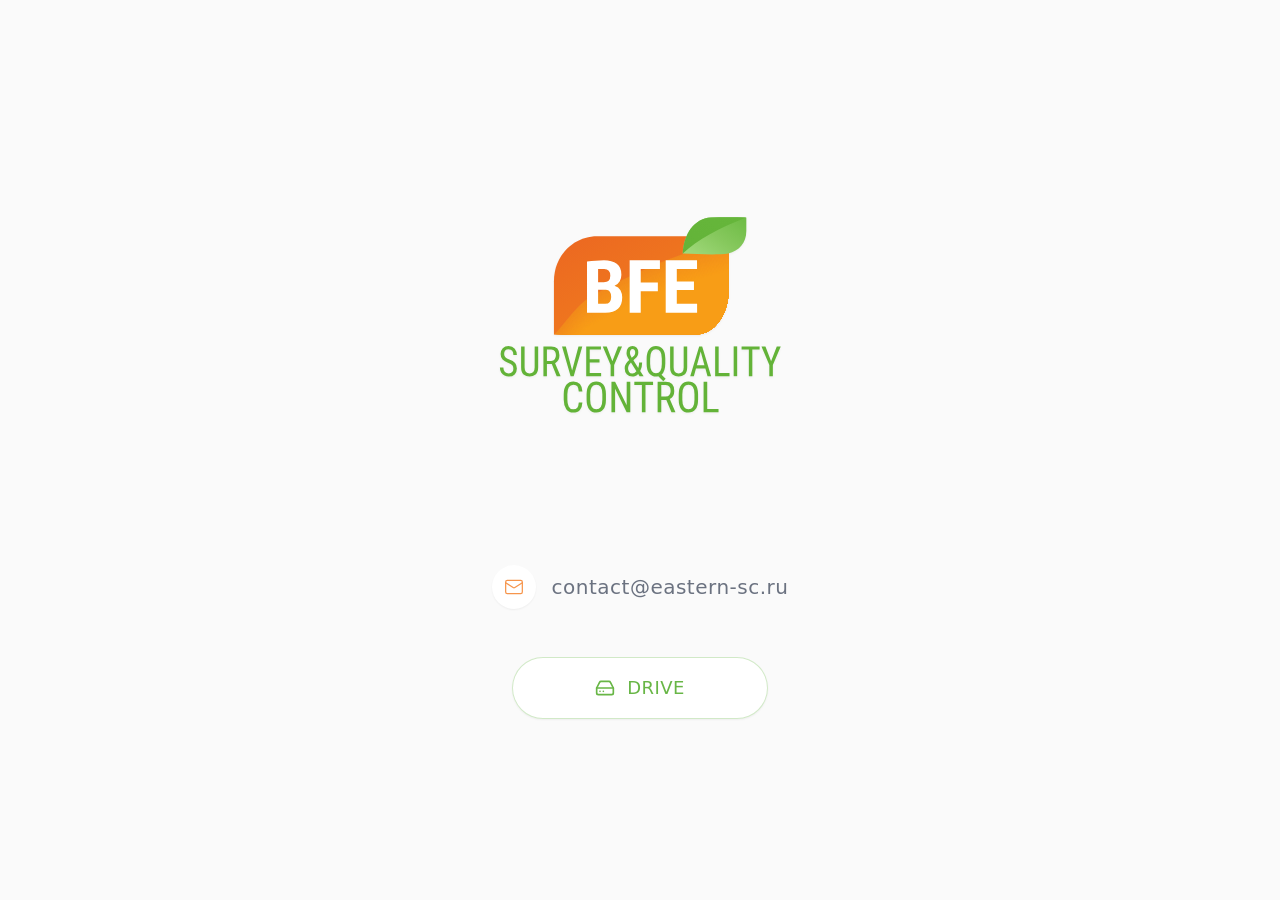
<file: index.html>
<!doctype html>
<html lang="en">
  <head>
    <meta charset="UTF-8">
    <link rel="icon" href="/favicon.svg" type="image/svg+xml">
    <link rel="icon" href="/favicon.ico" sizes="any">
    <meta name="viewport" content="width=device-width, initial-scale=1.0">
    <title>BFE Survey &amp; Quality Control</title>
    <link rel="stylesheet" href="styles.css">
  </head>
  <body>
    <main class="landing">
      <div class="logo-wrap">
<svg xmlns="http://www.w3.org/2000/svg" viewBox="0 0 512 512" class="logo" role="img" aria-label="BFE Survey & Quality Control logo">
            <defs>
              <linearGradient id="orangeUpperGradient" x1="8%" y1="5%" x2="92%" y2="92%">
                <stop offset="0%" stop-color="#ec6921" />
                <stop offset="58%" stop-color="#ef771e" />
                <stop offset="100%" stop-color="#f28b1a" />
              </linearGradient>
              <clipPath id="orangeBodyClip">
                <path d="M103 273V178C103 134 136 98 180 98H414V190C414 237 389 273 353 273H103Z" />
              </clipPath>
              <linearGradient id="leafLowerGradient" x1="0%" y1="100%" x2="100%" y2="15%">
                <stop offset="0%" stop-color="#a3db7e" />
                <stop offset="55%" stop-color="#86c85d" />
                <stop offset="100%" stop-color="#70bd47" />
              </linearGradient>
              <linearGradient id="leafUpperGradient" x1="0%" y1="100%" x2="100%" y2="0%">
                <stop offset="0%" stop-color="#63b338" />
                <stop offset="100%" stop-color="#66b63b" />
              </linearGradient>
            </defs>

            <path fill="url(#orangeUpperGradient)" d="M103 273V178C103 134 136 98 180 98H414V190C414 237 389 273 353 273H103Z" />
            <path fill="#f1891b" clip-path="url(#orangeBodyClip)" d="M103 273.00 C120 258.00 139 224.00 170 204.00 C214 181.00 273 150.00 335 129.00 C377 117.00 417 106.00 445 98.00 H470 V300 H84 V300 Z" />
            <path fill="#f18a1b" clip-path="url(#orangeBodyClip)" d="M103 274.48 C120 259.48 139 225.48 170 205.48 C214 182.48 273 151.48 335 130.48 C377 118.48 417 107.48 445 99.48 H470 V300 H84 V300 Z" />
            <path fill="#f28b1b" clip-path="url(#orangeBodyClip)" d="M103 275.96 C120 260.96 139 226.96 170 206.96 C214 183.96 273 152.96 335 131.96 C377 119.96 417 108.96 445 100.96 H470 V300 H84 V300 Z" />
            <path fill="#f28b1a" clip-path="url(#orangeBodyClip)" d="M103 277.44 C120 262.44 139 228.44 170 208.44 C214 185.44 273 154.44 335 133.44 C377 121.44 417 110.44 445 102.44 H470 V300 H84 V300 Z" />
            <path fill="#f28c1a" clip-path="url(#orangeBodyClip)" d="M103 278.92 C120 263.92 139 229.92 170 209.92 C214 186.92 273 155.92 335 134.92 C377 122.92 417 111.92 445 103.92 H470 V300 H84 V300 Z" />
            <path fill="#f28c1a" clip-path="url(#orangeBodyClip)" d="M103 280.40 C120 265.40 139 231.40 170 211.40 C214 188.40 273 157.40 335 136.40 C377 124.40 417 113.40 445 105.40 H470 V300 H84 V300 Z" />
            <path fill="#f28d1a" clip-path="url(#orangeBodyClip)" d="M103 281.88 C120 266.88 139 232.88 170 212.88 C214 189.88 273 158.88 335 137.88 C377 125.88 417 114.88 445 106.88 H470 V300 H84 V300 Z" />
            <path fill="#f38e1a" clip-path="url(#orangeBodyClip)" d="M103 283.36 C120 268.36 139 234.36 170 214.36 C214 191.36 273 160.36 335 139.36 C377 127.36 417 116.36 445 108.36 H470 V300 H84 V300 Z" />
            <path fill="#f38e1a" clip-path="url(#orangeBodyClip)" d="M103 284.84 C120 269.84 139 235.84 170 215.84 C214 192.84 273 161.84 335 140.84 C377 128.84 417 117.84 445 109.84 H470 V300 H84 V300 Z" />
            <path fill="#f38f1a" clip-path="url(#orangeBodyClip)" d="M103 286.32 C120 271.32 139 237.32 170 217.32 C214 194.32 273 163.32 335 142.32 C377 130.32 417 119.32 445 111.32 H470 V300 H84 V300 Z" />
            <path fill="#f38f19" clip-path="url(#orangeBodyClip)" d="M103 287.80 C120 272.80 139 238.80 170 218.80 C214 195.80 273 164.80 335 143.80 C377 131.80 417 120.80 445 112.80 H470 V300 H84 V300 Z" />
            <path fill="#f39019" clip-path="url(#orangeBodyClip)" d="M103 289.28 C120 274.28 139 240.28 170 220.28 C214 197.28 273 166.28 335 145.28 C377 133.28 417 122.28 445 114.28 H470 V300 H84 V300 Z" />
            <path fill="#f49119" clip-path="url(#orangeBodyClip)" d="M103 290.76 C120 275.76 139 241.76 170 221.76 C214 198.76 273 167.76 335 146.76 C377 134.76 417 123.76 445 115.76 H470 V300 H84 V300 Z" />
            <path fill="#f49119" clip-path="url(#orangeBodyClip)" d="M103 292.24 C120 277.24 139 243.24 170 223.24 C214 200.24 273 169.24 335 148.24 C377 136.24 417 125.24 445 117.24 H470 V300 H84 V300 Z" />
            <path fill="#f49219" clip-path="url(#orangeBodyClip)" d="M103 293.72 C120 278.72 139 244.72 170 224.72 C214 201.72 273 170.72 335 149.72 C377 137.72 417 126.72 445 118.72 H470 V300 H84 V300 Z" />
            <path fill="#f49219" clip-path="url(#orangeBodyClip)" d="M103 295.20 C120 280.20 139 246.20 170 226.20 C214 203.20 273 172.20 335 151.20 C377 139.20 417 128.20 445 120.20 H470 V300 H84 V300 Z" />
            <path fill="#f49319" clip-path="url(#orangeBodyClip)" d="M103 296.68 C120 281.68 139 247.68 170 227.68 C214 204.68 273 173.68 335 152.68 C377 140.68 417 129.68 445 121.68 H470 V300 H84 V300 Z" />
            <path fill="#f59318" clip-path="url(#orangeBodyClip)" d="M103 298.16 C120 283.16 139 249.16 170 229.16 C214 206.16 273 175.16 335 154.16 C377 142.16 417 131.16 445 123.16 H470 V300 H84 V300 Z" />
            <path fill="#f59418" clip-path="url(#orangeBodyClip)" d="M103 299.64 C120 284.64 139 250.64 170 230.64 C214 207.64 273 176.64 335 155.64 C377 143.64 417 132.64 445 124.64 H470 V300 H84 V300 Z" />
            <path fill="#f59518" clip-path="url(#orangeBodyClip)" d="M103 301.12 C120 286.12 139 252.12 170 232.12 C214 209.12 273 178.12 335 157.12 C377 145.12 417 134.12 445 126.12 H470 V300 H84 V300 Z" />
            <path fill="#f59518" clip-path="url(#orangeBodyClip)" d="M103 302.60 C120 287.60 139 253.60 170 233.60 C214 210.60 273 179.60 335 158.60 C377 146.60 417 135.60 445 127.60 H470 V300 H84 V300 Z" />
            <path fill="#f59618" clip-path="url(#orangeBodyClip)" d="M103 304.08 C120 289.08 139 255.08 170 235.08 C214 212.08 273 181.08 335 160.08 C377 148.08 417 137.08 445 129.08 H470 V300 H84 V300 Z" />
            <path fill="#f69618" clip-path="url(#orangeBodyClip)" d="M103 305.56 C120 290.56 139 256.56 170 236.56 C214 213.56 273 182.56 335 161.56 C377 149.56 417 138.56 445 130.56 H470 V300 H84 V300 Z" />
            <path fill="#f69718" clip-path="url(#orangeBodyClip)" d="M103 307.04 C120 292.04 139 258.04 170 238.04 C214 215.04 273 184.04 335 163.04 C377 151.04 417 140.04 445 132.04 H470 V300 H84 V300 Z" />
            <path fill="#f69717" clip-path="url(#orangeBodyClip)" d="M103 308.52 C120 293.52 139 259.52 170 239.52 C214 216.52 273 185.52 335 164.52 C377 152.52 417 141.52 445 133.52 H470 V300 H84 V300 Z" />
            <path fill="#f69817" clip-path="url(#orangeBodyClip)" d="M103 310.00 C120 295.00 139 261.00 170 241.00 C214 218.00 273 187.00 335 166.00 C377 154.00 417 143.00 445 135.00 H470 V300 H84 V300 Z" />
            <path fill="#f69817" clip-path="url(#orangeBodyClip)" d="M103 311.48 C120 296.48 139 262.48 170 242.48 C214 219.48 273 188.48 335 167.48 C377 155.48 417 144.48 445 136.48 H470 V300 H84 V300 Z" />
            <path fill="#f79917" clip-path="url(#orangeBodyClip)" d="M103 312.96 C120 297.96 139 263.96 170 243.96 C214 220.96 273 189.96 335 168.96 C377 156.96 417 145.96 445 137.96 H470 V300 H84 V300 Z" />
            <path fill="#f79917" clip-path="url(#orangeBodyClip)" d="M103 314.44 C120 299.44 139 265.44 170 245.44 C214 222.44 273 191.44 335 170.44 C377 158.44 417 147.44 445 139.44 H470 V300 H84 V300 Z" />
            <path fill="#f79a17" clip-path="url(#orangeBodyClip)" d="M103 315.92 C120 300.92 139 266.92 170 246.92 C214 223.92 273 192.92 335 171.92 C377 159.92 417 148.92 445 140.92 H470 V300 H84 V300 Z" />
            <path fill="#f79a17" clip-path="url(#orangeBodyClip)" d="M103 317.40 C120 302.40 139 268.40 170 248.40 C214 225.40 273 194.40 335 173.40 C377 161.40 417 150.40 445 142.40 H470 V300 H84 V300 Z" />
            <path fill="#f79b17" clip-path="url(#orangeBodyClip)" d="M103 318.88 C120 303.88 139 269.88 170 249.88 C214 226.88 273 195.88 335 174.88 C377 162.88 417 151.88 445 143.88 H470 V300 H84 V300 Z" />
            <path fill="#f79b16" clip-path="url(#orangeBodyClip)" d="M103 320.36 C120 305.36 139 271.36 170 251.36 C214 228.36 273 197.36 335 176.36 C377 164.36 417 153.36 445 145.36 H470 V300 H84 V300 Z" />
            <path fill="#f89c16" clip-path="url(#orangeBodyClip)" d="M103 321.84 C120 306.84 139 272.84 170 252.84 C214 229.84 273 198.84 335 177.84 C377 165.84 417 154.84 445 146.84 H470 V300 H84 V300 Z" />
            <path fill="#f89c16" clip-path="url(#orangeBodyClip)" d="M103 323.32 C120 308.32 139 274.32 170 254.32 C214 231.32 273 200.32 335 179.32 C377 167.32 417 156.32 445 148.32 H470 V300 H84 V300 Z" />
            <path fill="#f89d16" clip-path="url(#orangeBodyClip)" d="M103 324.80 C120 309.80 139 275.80 170 255.80 C214 232.80 273 201.80 335 180.80 C377 168.80 417 157.80 445 149.80 H470 V300 H84 V300 Z" />

            <path fill="url(#leafLowerGradient)" d="M332 129C334 94 352 67 382 65C402 64 424 64 445 65V89C445 111 432 124 413 129C392 132 360 130 332 129Z" />
            <path fill="url(#leafUpperGradient)" d="M332 129C358 105 397 83 445 65C424 64 402 64 382 65C352 67 334 94 332 129Z" />

            <g fill="#ffffff" stroke="#f2a03a" stroke-width="1.2" paint-order="stroke fill" stroke-linejoin="round">
              <path d="M1054 429Q1054 216 941.5 108.5Q829 1 603 0H117V1420C275 1435 430 1456 567 1456Q785 1456 908.5 1358.5Q1032 1261 1032 1057Q1032 958 988.5 875.0Q945 792 849 750Q961 718 1007.5 626.0Q1054 534 1054 429ZM412 1211V847H564Q737 847 737 1026Q737 1207 574 1211ZM760 432Q760 628 621 634H412V244H599Q685 244 722.5 297.5Q760 351 760 432Z" fill-rule="evenodd" transform="matrix(0.06677419 0 0 -0.06387363 154.0000 234.0000)" />
              <path d="M117 0V1456H923V1211H412V838H868V594H412V0Z" transform="matrix(0.06677419 0 0 -0.06387363 229.7887 234.0000)" />
              <path d="M117 0V1456H951V1211H412V867H869V630H412V244H953V0Z" transform="matrix(0.06677419 0 0 -0.06387363 293.8919 234.0000)" />
            </g>

            <g fill="#63b338">
              <path d="M794 368Q794 470 740.0 530.0Q686 590 509.0 653.5Q332 717 228.0 815.0Q124 913 124 1080Q124 1250 237.0 1363.0Q350 1476 541 1476Q754 1476 866.0 1341.0Q978 1206 978 1036H794Q794 1158 734.0 1238.0Q674 1318 541 1318Q420 1318 364.5 1250.5Q309 1183 309 1082Q309 990 374.5 929.0Q440 868 578 818Q792 748 885.0 644.0Q978 540 978 370Q978 192 862.5 86.0Q747 -20 550 -20Q436 -20 329.0 30.0Q222 80 153.5 178.5Q85 277 85 422H269Q269 273 351.5 205.0Q434 137 550 137Q670 137 732.0 199.5Q794 262 794 368Z" transform="matrix(0.03386414 0 0 -0.03640110 4.0000 347.0000)" />
              <path d="M842 1456H1026V431Q1026 185 890.0 82.5Q754 -20 577 -20Q388 -20 259.0 82.5Q130 185 130 431V1456H313V431Q313 260 385.0 198.5Q457 137 577 137Q698 137 770.0 198.5Q842 260 842 431Z" transform="matrix(0.03386414 0 0 -0.03640110 40.2346 347.0000)" />
              <path d="M857 0 598 590H342V0H158V1456H565Q782 1456 890.5 1346.5Q999 1237 999 1019Q999 737 771 632L1054 12V0ZM342 1298V747H563Q689 747 752.0 826.5Q815 906 815 1019Q815 1145 758.0 1221.5Q701 1298 565 1298Z" transform="matrix(0.03386414 0 0 -0.03640110 78.9413 347.0000)" />
              <path d="M1107 1456 655 0H495L43 1456H243L574 279L907 1456Z" transform="matrix(0.03386414 0 0 -0.03640110 115.9210 347.0000)" />
              <path d="M157 0V1456H930V1298H341V830H855V673H341V157H940V0Z" transform="matrix(0.03386414 0 0 -0.03640110 155.0679 347.0000)" />
              <path d="M239 1456 536 725 834 1456H1042L628 544V0H444V544L30 1456Z" transform="matrix(0.03386414 0 0 -0.03640110 188.7627 347.0000)" />
              <path d="M885 0 811 108Q748 44 665.5 12.0Q583 -20 505 -20Q319 -20 211.0 96.0Q103 212 103 392Q103 521 169.5 610.0Q236 699 343 786Q279 877 239.0 956.5Q199 1036 199 1123Q199 1293 285.5 1384.5Q372 1476 515 1476Q654 1476 735.5 1384.5Q817 1293 817 1169Q817 1067 776.0 996.0Q735 925 657 858L559 774L815 405Q862 527 862 672H1020Q1020 420 918 256L1096 0ZM376 1129Q376 1038 473 897L549 963Q602 1006 628.0 1049.5Q654 1093 654 1169Q654 1228 617.5 1276.5Q581 1325 514 1325Q446 1325 411.0 1266.5Q376 1208 376 1129ZM280 392Q280 286 335.5 209.0Q391 132 505 132Q622 132 719 242L431 663L400 637Q316 558 298.0 491.0Q280 424 280 392Z" transform="matrix(0.03386414 0 0 -0.03640110 225.3022 347.0000)" />
              <path d="M1116 -126 991 -246 730 -7Q672 -20 607 -20Q392 -20 256.5 132.0Q121 284 117 584V854Q117 1163 252.0 1319.5Q387 1476 606 1476Q830 1476 961.5 1322.5Q1093 1169 1096 868V602Q1096 225 899 71ZM914 856Q914 1096 834.5 1204.0Q755 1312 606 1312Q465 1312 382.5 1204.0Q300 1096 300 856V602Q300 360 383.5 251.5Q467 143 607 143Q757 143 835.0 250.0Q913 357 914 596Z" transform="matrix(0.03386414 0 0 -0.03640110 263.8395 347.0000)" />
              <path d="M842 1456H1026V431Q1026 185 890.0 82.5Q754 -20 577 -20Q388 -20 259.0 82.5Q130 185 130 431V1456H313V431Q313 260 385.0 198.5Q457 137 577 137Q698 137 770.0 198.5Q842 260 842 431Z" transform="matrix(0.03386414 0 0 -0.03640110 305.1538 347.0000)" />
              <path d="M43 0 512 1456H670L1139 0H951L837 381H345L231 0ZM393 539H789L591 1200Z" transform="matrix(0.03386414 0 0 -0.03640110 343.8605 347.0000)" />
              <path d="M912 157V0H157V1456H341V157Z" transform="matrix(0.03386414 0 0 -0.03640110 384.2943 347.0000)" />
              <path d="M349 1456V0H165V1456Z" transform="matrix(0.03386414 0 0 -0.03640110 416.9393 347.0000)" />
              <path d="M61 1298V1456H1008V1298H625V0H443V1298Z" transform="matrix(0.03386414 0 0 -0.03640110 434.5148 347.0000)" />
              <path d="M239 1456 536 725 834 1456H1042L628 544V0H444V544L30 1456Z" transform="matrix(0.03386414 0 0 -0.03640110 470.9188 347.0000)" />
            </g>
            <g fill="#63b338">
              <path d="M886 463H1070Q1060 238 944.0 109.0Q828 -20 601 -20Q382 -20 253.5 146.5Q125 313 125 594V863Q125 1143 255.5 1309.5Q386 1476 618 1476Q830 1476 945.0 1350.0Q1060 1224 1070 989H886Q875 1161 814.0 1239.5Q753 1318 618 1318Q458 1318 383.5 1194.0Q309 1070 309 865V594Q309 403 374.5 270.0Q440 137 601 137Q752 137 812.0 213.0Q872 289 886 463Z" transform="matrix(0.03517087 0 0 -0.03708791 116.0000 411.0000)" />
              <path d="M1104 601Q1104 292 973.0 136.0Q842 -20 616 -20Q401 -20 265.5 132.0Q130 284 126 583V854Q126 1162 261.0 1319.0Q396 1476 615 1476Q839 1476 970.0 1322.0Q1101 1168 1104 868ZM922 856Q922 1096 843.0 1204.0Q764 1312 615 1312Q473 1312 390.5 1204.0Q308 1096 308 856V601Q308 360 391.5 251.5Q475 143 616 143Q766 143 843.5 250.0Q921 357 922 595Z" transform="matrix(0.03517087 0 0 -0.03708791 156.6223 411.0000)" />
              <path d="M1109 1456V0H924L341 1123V0H157V1456H341L927 330V1456Z" transform="matrix(0.03517087 0 0 -0.03708791 199.7418 411.0000)" />
              <path d="M61 1298V1456H1008V1298H625V0H443V1298Z" transform="matrix(0.03517087 0 0 -0.03708791 243.7758 411.0000)" />
              <path d="M857 0 598 590H342V0H158V1456H565Q782 1456 890.5 1346.5Q999 1237 999 1019Q999 737 771 632L1054 12V0ZM342 1298V747H563Q689 747 752.0 826.5Q815 906 815 1019Q815 1145 758.0 1221.5Q701 1298 565 1298Z" transform="matrix(0.03517087 0 0 -0.03708791 281.7955 411.0000)" />
              <path d="M1104 601Q1104 292 973.0 136.0Q842 -20 616 -20Q401 -20 265.5 132.0Q130 284 126 583V854Q126 1162 261.0 1319.0Q396 1476 615 1476Q839 1476 970.0 1322.0Q1101 1168 1104 868ZM922 856Q922 1096 843.0 1204.0Q764 1312 615 1312Q473 1312 390.5 1204.0Q308 1096 308 856V601Q308 360 391.5 251.5Q475 143 616 143Q766 143 843.5 250.0Q921 357 922 595Z" transform="matrix(0.03517087 0 0 -0.03708791 320.4131 411.0000)" />
              <path d="M912 157V0H157V1456H341V157Z" transform="matrix(0.03517087 0 0 -0.03708791 363.5326 411.0000)" />
            </g>
          </svg>
      </div>

      <div class="actions">
        <a class="email-link" href="mailto:contact@eastern-sc.ru" aria-label="Написать нам">
          <span class="email-icon-wrap" aria-hidden="true">
            <svg class="email-icon" xmlns="http://www.w3.org/2000/svg" width="24" height="24" viewBox="0 0 24 24" fill="none" stroke="currentColor" stroke-width="1.5" stroke-linecap="round" stroke-linejoin="round">
              <rect width="20" height="16" x="2" y="4" rx="2"></rect>
              <path d="m22 7-8.97 5.7a1.94 1.94 0 0 1-2.06 0L2 7"></path>
            </svg>
          </span>
          <span class="email-text">contact@eastern-sc.ru</span>
        </a>

        <a class="disk-button" href="https://__BFE_PUBLIC_HOST__/sign-in">
          <span class="disk-button-fill" aria-hidden="true"></span>
          <svg class="disk-icon" xmlns="http://www.w3.org/2000/svg" width="24" height="24" viewBox="0 0 24 24" fill="none" stroke="currentColor" stroke-width="2" stroke-linecap="round" stroke-linejoin="round" aria-hidden="true">
            <line x1="22" x2="2" y1="12" y2="12"></line>
            <path d="M5.45 5.11 2 12v6a2 2 0 0 0 2 2h16a2 2 0 0 0 2-2v-6l-3.45-6.89A2 2 0 0 0 16.76 4H7.24a2 2 0 0 0-1.79 1.11z"></path>
            <line x1="6" x2="6.01" y1="16" y2="16"></line>
            <line x1="10" x2="10.01" y1="16" y2="16"></line>
          </svg>
          <span class="disk-text">Drive</span>
        </a>
      </div>
    </main>
  </body>
</html>
</file>
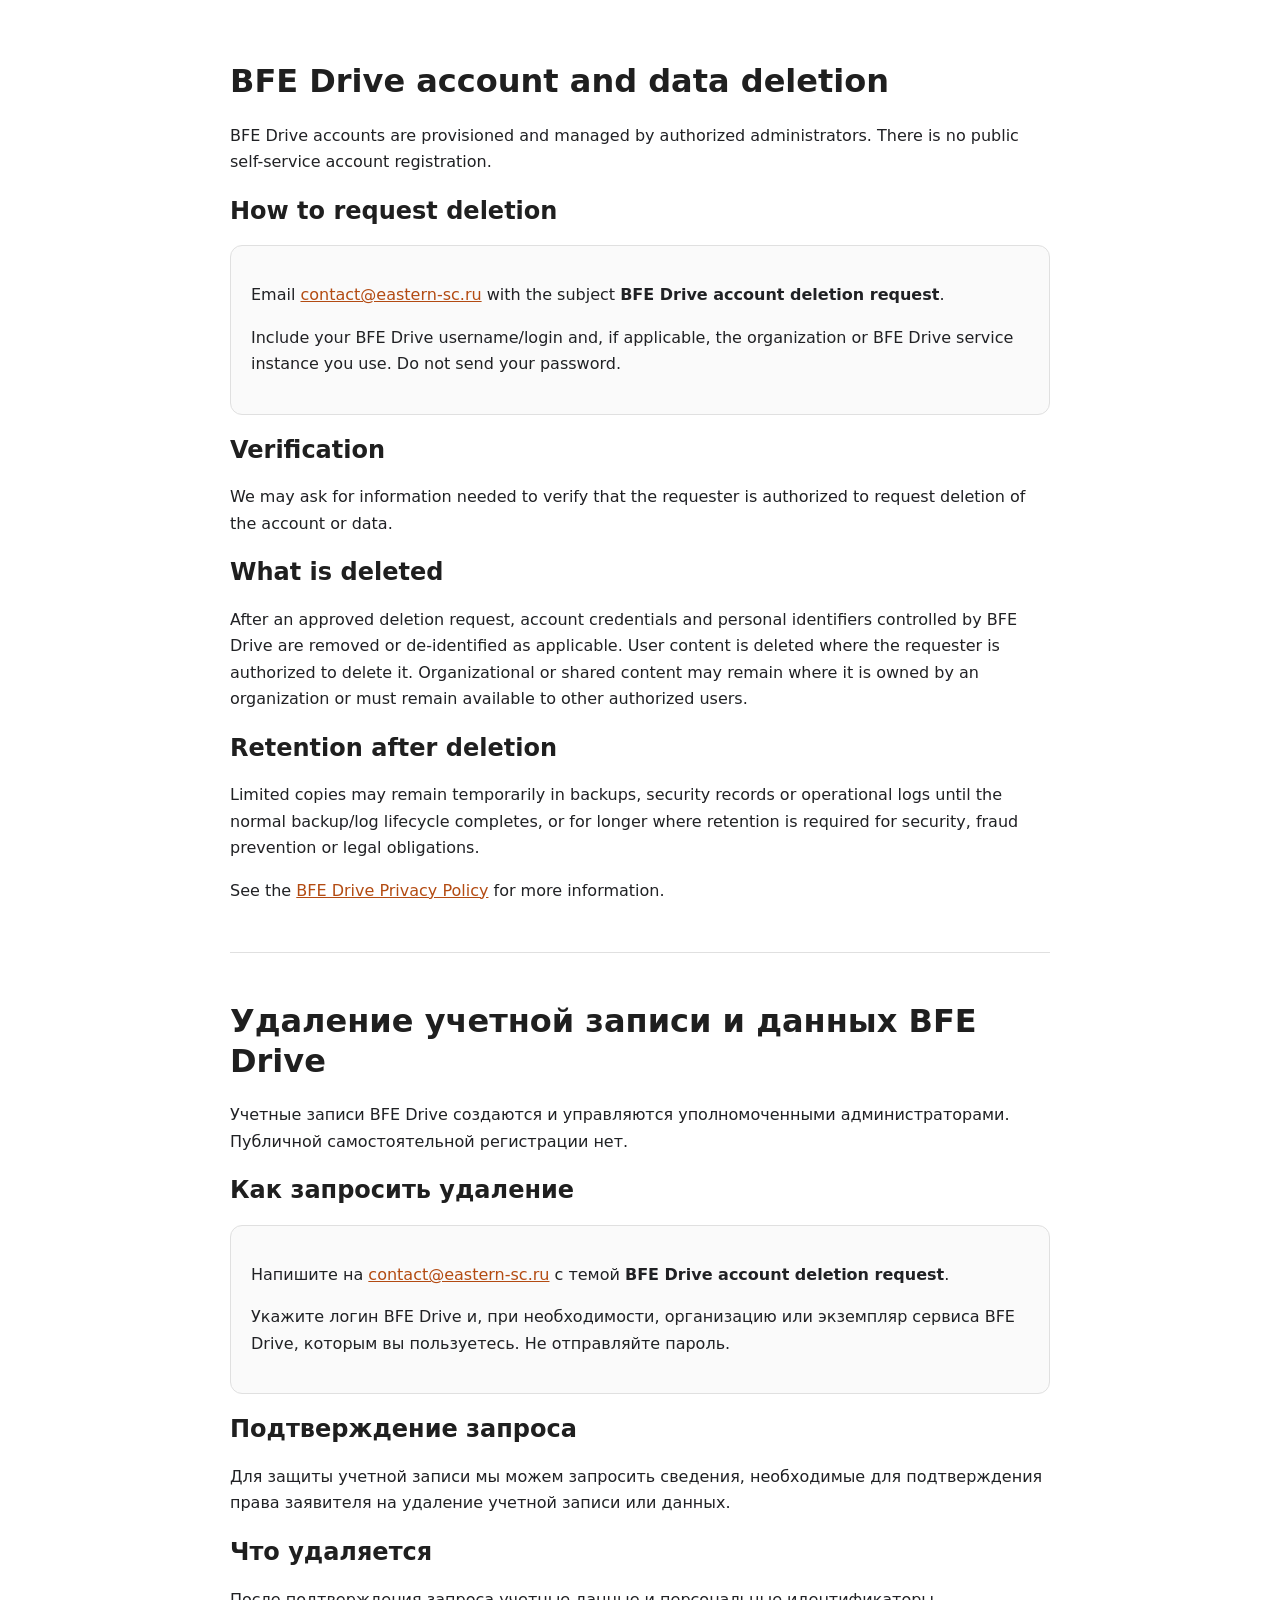
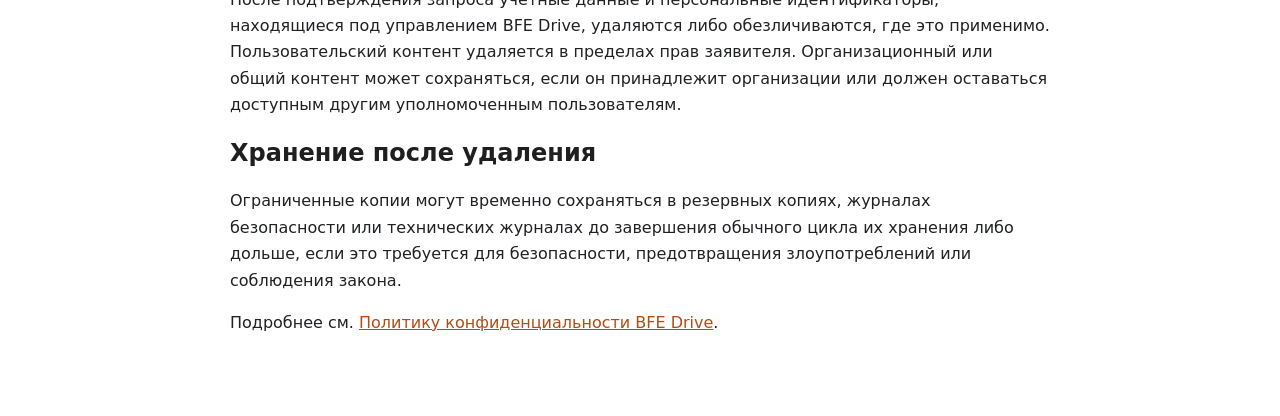
<file: account-deletion.html>
<!doctype html>
<html lang="en">
<head>
  <meta charset="utf-8">
  <meta name="viewport" content="width=device-width, initial-scale=1">
  <title>BFE Drive Account and Data Deletion</title>
  <meta name="description" content="How to request deletion of a BFE Drive account and associated data">
  <style>
    :root { color-scheme: light; font-family: Inter, system-ui, -apple-system, BlinkMacSystemFont, "Segoe UI", sans-serif; }
    body { margin: 0; color: #202124; background: #fff; }
    main { max-width: 820px; margin: 0 auto; padding: 40px 24px 64px; line-height: 1.65; }
    h1, h2 { line-height: 1.25; color: #1f1f1f; }
    a { color: #b34b12; }
    .box { padding: 20px; border: 1px solid #e0e0e0; border-radius: 12px; background: #fafafa; }
    hr { border: 0; border-top: 1px solid #e0e0e0; margin: 48px 0; }
  </style>
</head>
<body>
<main>
  <h1>BFE Drive account and data deletion</h1>
  <p>BFE Drive accounts are provisioned and managed by authorized administrators. There is no public self-service account registration.</p>

  <h2>How to request deletion</h2>
  <div class="box">
    <p>Email <a href="mailto:contact@eastern-sc.ru?subject=BFE%20Drive%20account%20deletion%20request">contact@eastern-sc.ru</a> with the subject <strong>BFE Drive account deletion request</strong>.</p>
    <p>Include your BFE Drive username/login and, if applicable, the organization or BFE Drive service instance you use. Do not send your password.</p>
  </div>

  <h2>Verification</h2>
  <p>We may ask for information needed to verify that the requester is authorized to request deletion of the account or data.</p>

  <h2>What is deleted</h2>
  <p>After an approved deletion request, account credentials and personal identifiers controlled by BFE Drive are removed or de-identified as applicable. User content is deleted where the requester is authorized to delete it. Organizational or shared content may remain where it is owned by an organization or must remain available to other authorized users.</p>

  <h2>Retention after deletion</h2>
  <p>Limited copies may remain temporarily in backups, security records or operational logs until the normal backup/log lifecycle completes, or for longer where retention is required for security, fraud prevention or legal obligations.</p>

  <p>See the <a href="/privacy">BFE Drive Privacy Policy</a> for more information.</p>

  <hr>

  <div lang="ru">
    <h1>Удаление учетной записи и данных BFE Drive</h1>
    <p>Учетные записи BFE Drive создаются и управляются уполномоченными администраторами. Публичной самостоятельной регистрации нет.</p>

    <h2>Как запросить удаление</h2>
    <div class="box">
      <p>Напишите на <a href="mailto:contact@eastern-sc.ru?subject=BFE%20Drive%20account%20deletion%20request">contact@eastern-sc.ru</a> с темой <strong>BFE Drive account deletion request</strong>.</p>
      <p>Укажите логин BFE Drive и, при необходимости, организацию или экземпляр сервиса BFE Drive, которым вы пользуетесь. Не отправляйте пароль.</p>
    </div>

    <h2>Подтверждение запроса</h2>
    <p>Для защиты учетной записи мы можем запросить сведения, необходимые для подтверждения права заявителя на удаление учетной записи или данных.</p>

    <h2>Что удаляется</h2>
    <p>После подтверждения запроса учетные данные и персональные идентификаторы, находящиеся под управлением BFE Drive, удаляются либо обезличиваются, где это применимо. Пользовательский контент удаляется в пределах прав заявителя. Организационный или общий контент может сохраняться, если он принадлежит организации или должен оставаться доступным другим уполномоченным пользователям.</p>

    <h2>Хранение после удаления</h2>
    <p>Ограниченные копии могут временно сохраняться в резервных копиях, журналах безопасности или технических журналах до завершения обычного цикла их хранения либо дольше, если это требуется для безопасности, предотвращения злоупотреблений или соблюдения закона.</p>

    <p>Подробнее см. <a href="/privacy">Политику конфиденциальности BFE Drive</a>.</p>
  </div>
</main>
</body>
</html>
</file>
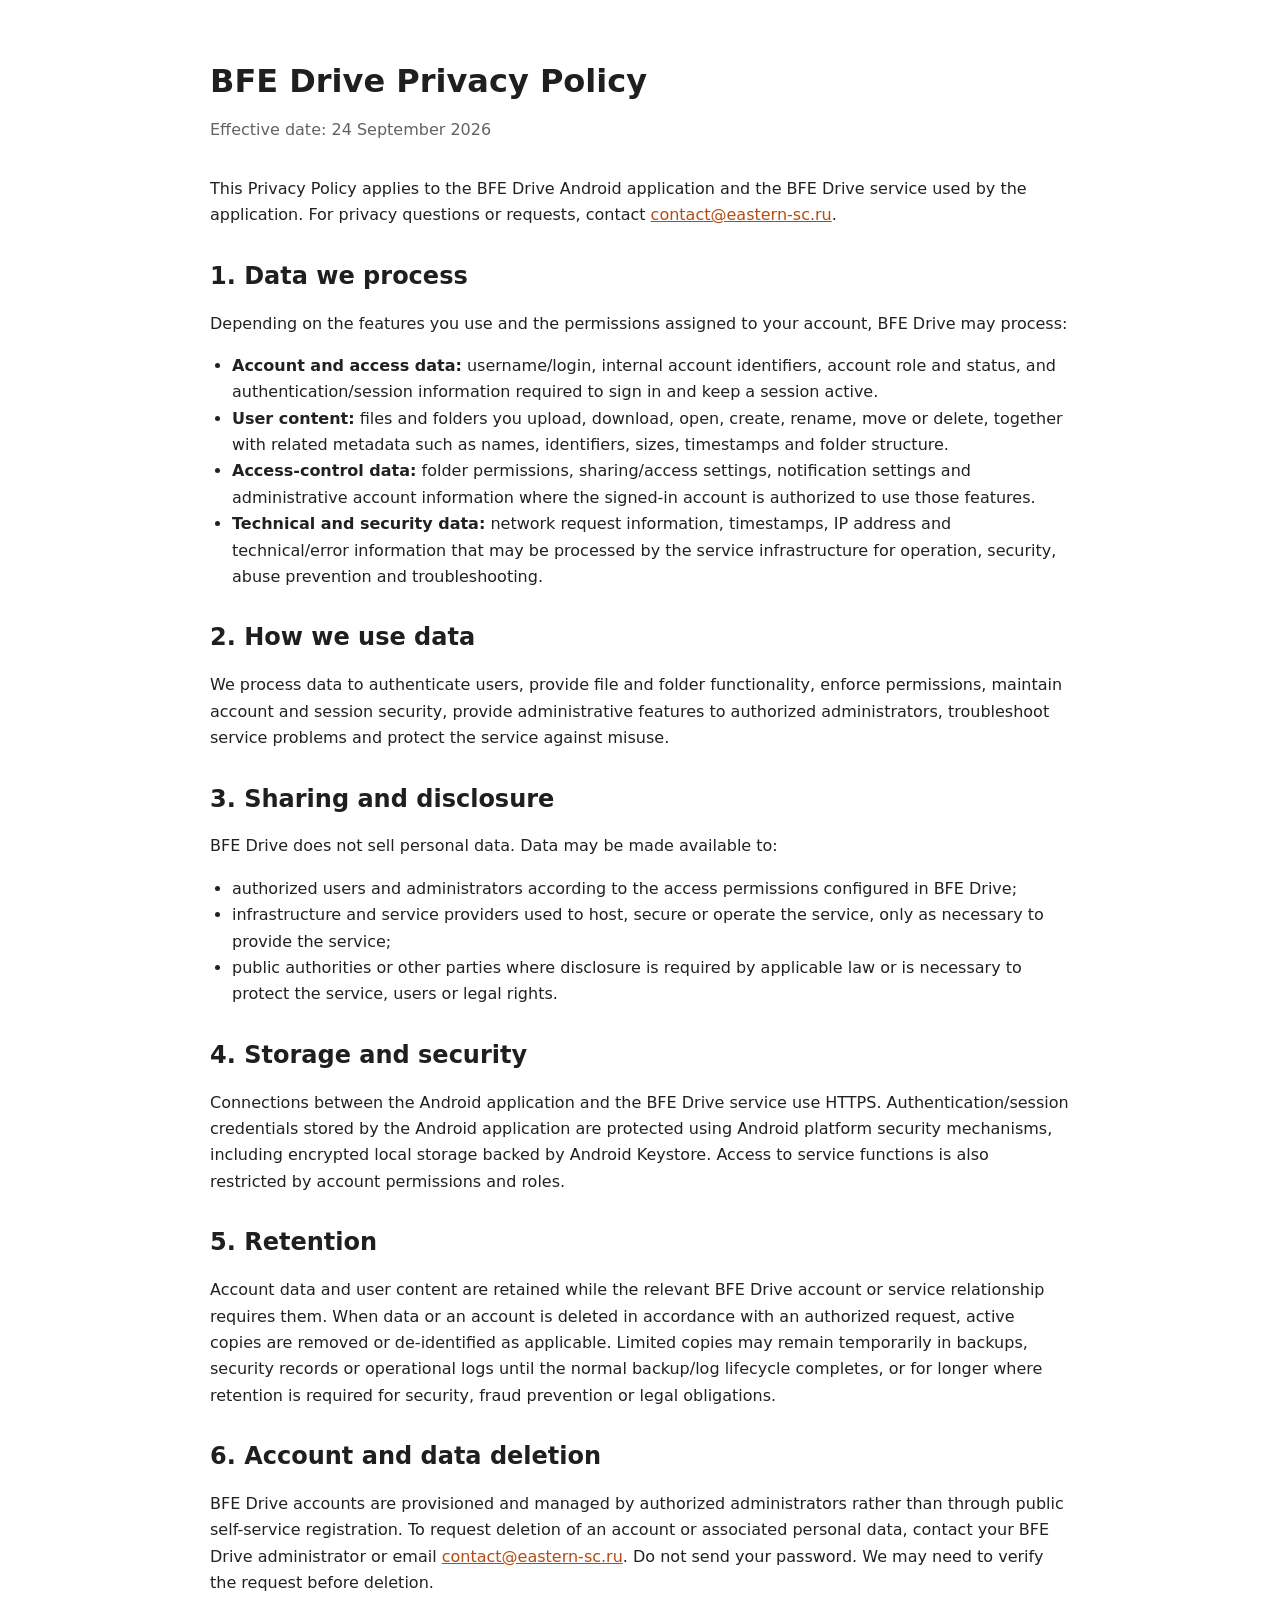
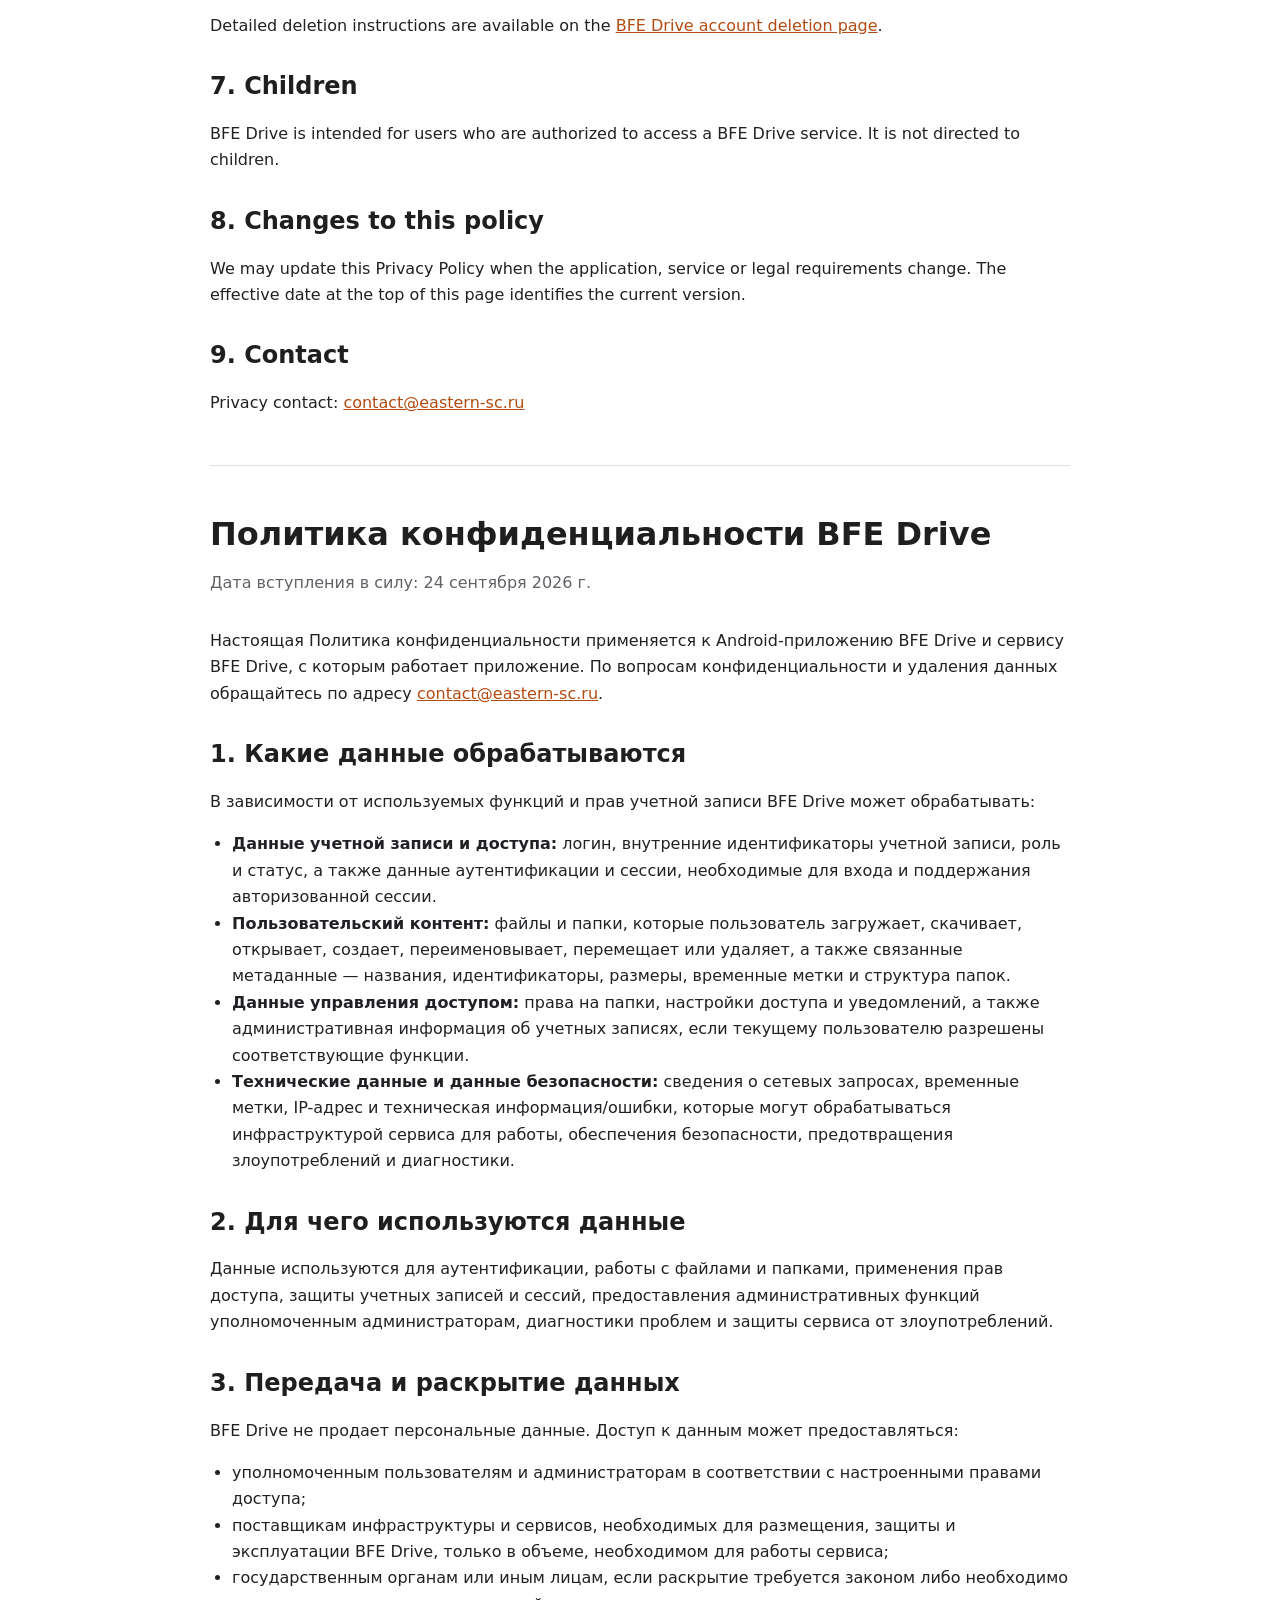
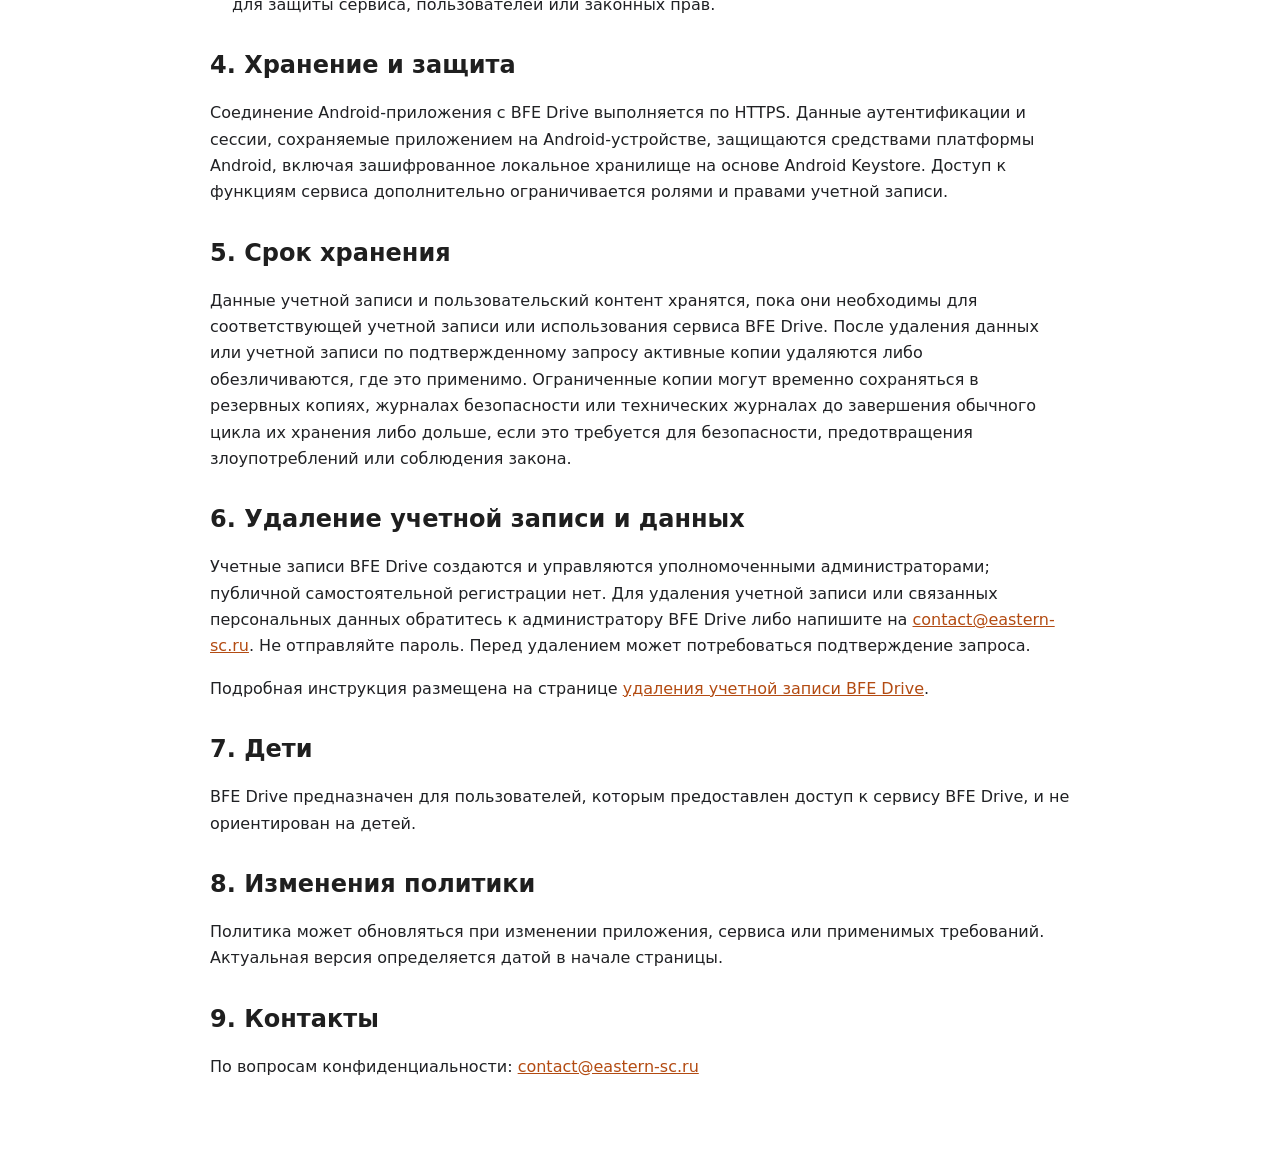
<file: privacy.html>
<!doctype html>
<html lang="en">
<head>
  <meta charset="utf-8">
  <meta name="viewport" content="width=device-width, initial-scale=1">
  <title>BFE Drive Privacy Policy</title>
  <meta name="description" content="Privacy Policy for BFE Drive">
  <style>
    :root { color-scheme: light; font-family: Inter, system-ui, -apple-system, BlinkMacSystemFont, "Segoe UI", sans-serif; }
    body { margin: 0; color: #202124; background: #fff; }
    main { max-width: 860px; margin: 0 auto; padding: 40px 24px 64px; line-height: 1.65; }
    h1, h2 { line-height: 1.25; color: #1f1f1f; }
    h1 { margin-bottom: 8px; }
    h2 { margin-top: 32px; }
    .meta { color: #5f6368; margin-bottom: 32px; }
    a { color: #b34b12; }
    hr { border: 0; border-top: 1px solid #e0e0e0; margin: 48px 0; }
    ul { padding-left: 22px; }
  </style>
</head>
<body>
<main>
  <h1>BFE Drive Privacy Policy</h1>
  <p class="meta">Effective date: 24 September 2026</p>

  <p>This Privacy Policy applies to the BFE Drive Android application and the BFE Drive service used by the application. For privacy questions or requests, contact <a href="mailto:contact@eastern-sc.ru">contact@eastern-sc.ru</a>.</p>

  <h2>1. Data we process</h2>
  <p>Depending on the features you use and the permissions assigned to your account, BFE Drive may process:</p>
  <ul>
    <li><strong>Account and access data:</strong> username/login, internal account identifiers, account role and status, and authentication/session information required to sign in and keep a session active.</li>
    <li><strong>User content:</strong> files and folders you upload, download, open, create, rename, move or delete, together with related metadata such as names, identifiers, sizes, timestamps and folder structure.</li>
    <li><strong>Access-control data:</strong> folder permissions, sharing/access settings, notification settings and administrative account information where the signed-in account is authorized to use those features.</li>
    <li><strong>Technical and security data:</strong> network request information, timestamps, IP address and technical/error information that may be processed by the service infrastructure for operation, security, abuse prevention and troubleshooting.</li>
  </ul>

  <h2>2. How we use data</h2>
  <p>We process data to authenticate users, provide file and folder functionality, enforce permissions, maintain account and session security, provide administrative features to authorized administrators, troubleshoot service problems and protect the service against misuse.</p>

  <h2>3. Sharing and disclosure</h2>
  <p>BFE Drive does not sell personal data. Data may be made available to:</p>
  <ul>
    <li>authorized users and administrators according to the access permissions configured in BFE Drive;</li>
    <li>infrastructure and service providers used to host, secure or operate the service, only as necessary to provide the service;</li>
    <li>public authorities or other parties where disclosure is required by applicable law or is necessary to protect the service, users or legal rights.</li>
  </ul>

  <h2>4. Storage and security</h2>
  <p>Connections between the Android application and the BFE Drive service use HTTPS. Authentication/session credentials stored by the Android application are protected using Android platform security mechanisms, including encrypted local storage backed by Android Keystore. Access to service functions is also restricted by account permissions and roles.</p>

  <h2>5. Retention</h2>
  <p>Account data and user content are retained while the relevant BFE Drive account or service relationship requires them. When data or an account is deleted in accordance with an authorized request, active copies are removed or de-identified as applicable. Limited copies may remain temporarily in backups, security records or operational logs until the normal backup/log lifecycle completes, or for longer where retention is required for security, fraud prevention or legal obligations.</p>

  <h2>6. Account and data deletion</h2>
  <p>BFE Drive accounts are provisioned and managed by authorized administrators rather than through public self-service registration. To request deletion of an account or associated personal data, contact your BFE Drive administrator or email <a href="mailto:contact@eastern-sc.ru?subject=BFE%20Drive%20account%20deletion%20request">contact@eastern-sc.ru</a>. Do not send your password. We may need to verify the request before deletion.</p>
  <p>Detailed deletion instructions are available on the <a href="/account-deletion">BFE Drive account deletion page</a>.</p>

  <h2>7. Children</h2>
  <p>BFE Drive is intended for users who are authorized to access a BFE Drive service. It is not directed to children.</p>

  <h2>8. Changes to this policy</h2>
  <p>We may update this Privacy Policy when the application, service or legal requirements change. The effective date at the top of this page identifies the current version.</p>

  <h2>9. Contact</h2>
  <p>Privacy contact: <a href="mailto:contact@eastern-sc.ru">contact@eastern-sc.ru</a></p>

  <hr>

  <h1 lang="ru">Политика конфиденциальности BFE Drive</h1>
  <p class="meta" lang="ru">Дата вступления в силу: 24 сентября 2026 г.</p>

  <div lang="ru">
    <p>Настоящая Политика конфиденциальности применяется к Android-приложению BFE Drive и сервису BFE Drive, с которым работает приложение. По вопросам конфиденциальности и удаления данных обращайтесь по адресу <a href="mailto:contact@eastern-sc.ru">contact@eastern-sc.ru</a>.</p>

    <h2>1. Какие данные обрабатываются</h2>
    <p>В зависимости от используемых функций и прав учетной записи BFE Drive может обрабатывать:</p>
    <ul>
      <li><strong>Данные учетной записи и доступа:</strong> логин, внутренние идентификаторы учетной записи, роль и статус, а также данные аутентификации и сессии, необходимые для входа и поддержания авторизованной сессии.</li>
      <li><strong>Пользовательский контент:</strong> файлы и папки, которые пользователь загружает, скачивает, открывает, создает, переименовывает, перемещает или удаляет, а также связанные метаданные — названия, идентификаторы, размеры, временные метки и структура папок.</li>
      <li><strong>Данные управления доступом:</strong> права на папки, настройки доступа и уведомлений, а также административная информация об учетных записях, если текущему пользователю разрешены соответствующие функции.</li>
      <li><strong>Технические данные и данные безопасности:</strong> сведения о сетевых запросах, временные метки, IP-адрес и техническая информация/ошибки, которые могут обрабатываться инфраструктурой сервиса для работы, обеспечения безопасности, предотвращения злоупотреблений и диагностики.</li>
    </ul>

    <h2>2. Для чего используются данные</h2>
    <p>Данные используются для аутентификации, работы с файлами и папками, применения прав доступа, защиты учетных записей и сессий, предоставления административных функций уполномоченным администраторам, диагностики проблем и защиты сервиса от злоупотреблений.</p>

    <h2>3. Передача и раскрытие данных</h2>
    <p>BFE Drive не продает персональные данные. Доступ к данным может предоставляться:</p>
    <ul>
      <li>уполномоченным пользователям и администраторам в соответствии с настроенными правами доступа;</li>
      <li>поставщикам инфраструктуры и сервисов, необходимых для размещения, защиты и эксплуатации BFE Drive, только в объеме, необходимом для работы сервиса;</li>
      <li>государственным органам или иным лицам, если раскрытие требуется законом либо необходимо для защиты сервиса, пользователей или законных прав.</li>
    </ul>

    <h2>4. Хранение и защита</h2>
    <p>Соединение Android-приложения с BFE Drive выполняется по HTTPS. Данные аутентификации и сессии, сохраняемые приложением на Android-устройстве, защищаются средствами платформы Android, включая зашифрованное локальное хранилище на основе Android Keystore. Доступ к функциям сервиса дополнительно ограничивается ролями и правами учетной записи.</p>

    <h2>5. Срок хранения</h2>
    <p>Данные учетной записи и пользовательский контент хранятся, пока они необходимы для соответствующей учетной записи или использования сервиса BFE Drive. После удаления данных или учетной записи по подтвержденному запросу активные копии удаляются либо обезличиваются, где это применимо. Ограниченные копии могут временно сохраняться в резервных копиях, журналах безопасности или технических журналах до завершения обычного цикла их хранения либо дольше, если это требуется для безопасности, предотвращения злоупотреблений или соблюдения закона.</p>

    <h2>6. Удаление учетной записи и данных</h2>
    <p>Учетные записи BFE Drive создаются и управляются уполномоченными администраторами; публичной самостоятельной регистрации нет. Для удаления учетной записи или связанных персональных данных обратитесь к администратору BFE Drive либо напишите на <a href="mailto:contact@eastern-sc.ru?subject=BFE%20Drive%20account%20deletion%20request">contact@eastern-sc.ru</a>. Не отправляйте пароль. Перед удалением может потребоваться подтверждение запроса.</p>
    <p>Подробная инструкция размещена на странице <a href="/account-deletion">удаления учетной записи BFE Drive</a>.</p>

    <h2>7. Дети</h2>
    <p>BFE Drive предназначен для пользователей, которым предоставлен доступ к сервису BFE Drive, и не ориентирован на детей.</p>

    <h2>8. Изменения политики</h2>
    <p>Политика может обновляться при изменении приложения, сервиса или применимых требований. Актуальная версия определяется датой в начале страницы.</p>

    <h2>9. Контакты</h2>
    <p>По вопросам конфиденциальности: <a href="mailto:contact@eastern-sc.ru">contact@eastern-sc.ru</a></p>
  </div>
</main>
</body>
</html>
</file>
<file: styles.css>
*,
*::before,
*::after {
  box-sizing: border-box;
}

html,
body {
  margin: 0;
  min-height: 100%;
}

body {
  min-height: 100vh;
  background: #fafafa;
  color: #111827;
  font-family: ui-sans-serif, system-ui, sans-serif, "Apple Color Emoji", "Segoe UI Emoji", "Segoe UI Symbol", "Noto Color Emoji";
  display: flex;
  align-items: center;
  justify-content: center;
  padding: 1.5rem;
}

::selection {
  background: #f47b20;
  color: #ffffff;
}

.landing {
  width: 100%;
  max-width: 28rem;
  display: flex;
  flex-direction: column;
  align-items: center;
  gap: 6rem;
  animation: landing-enter 1s ease both;
}

.logo-wrap {
  width: 100%;
  display: flex;
  justify-content: center;
}

.logo {
  display: block;
  width: 18rem;
  height: auto;
  filter: drop-shadow(0 1px 1px rgb(0 0 0 / 0.05));
}

.actions {
  width: 100%;
  display: flex;
  flex-direction: column;
  align-items: center;
  gap: 3rem;
}

.email-link {
  display: flex;
  align-items: center;
  gap: 1rem;
  color: #6b7280;
  text-decoration: none;
  transition: all 300ms ease;
}

.email-link:hover {
  color: #f47b20;
  transform: translateY(-0.125rem);
}

.email-icon-wrap {
  display: flex;
  align-items: center;
  justify-content: center;
  padding: 0.75rem;
  background: #ffffff;
  border-radius: 9999px;
  box-shadow: 0 1px 2px 0 rgb(0 0 0 / 0.05);
  transition: box-shadow 150ms ease;
}

.email-link:hover .email-icon-wrap {
  box-shadow: 0 4px 6px -1px rgb(0 0 0 / 0.1), 0 2px 4px -2px rgb(0 0 0 / 0.1);
}

.email-icon {
  width: 1.25rem;
  height: 1.25rem;
  color: #f47b20;
  opacity: 0.8;
  transition: opacity 150ms ease;
}

.email-link:hover .email-icon {
  opacity: 1;
}

.email-text {
  font-size: 1.125rem;
  line-height: 1.75rem;
  font-weight: 300;
  letter-spacing: 0.025em;
}

.disk-button {
  position: relative;
  width: 16rem;
  padding: calc(1rem + 1px) 0;
  display: flex;
  align-items: center;
  justify-content: center;
  gap: 0.75rem;
  overflow: hidden;
  color: #68b646;
  background: #ffffff;
  border: 0;
  border-radius: 9999px;
  text-decoration: none;
  box-shadow:
    inset 0 0 0 1px rgb(104 182 70 / 0.3),
    0 1px 2px 0 rgb(0 0 0 / 0.05);
  transition: all 500ms ease;
}

.disk-button:hover {
  background: #ffffff;
  box-shadow: none;
}

.disk-button-fill {
  position: absolute;
  inset: 0;
  background: linear-gradient(to right, #68b646, #5a9c3d);
  transform: translateY(101%);
  transition: transform 500ms ease-out;
}

.disk-button:hover .disk-button-fill {
  transform: translateY(0);
}

.disk-icon,
.disk-text {
  position: relative;
  z-index: 1;
  transition: color 500ms ease;
}

.disk-icon {
  width: 1.25rem;
  height: 1.25rem;
}

.disk-text {
  font-size: 1.125rem;
  line-height: 1.75rem;
  font-weight: 500;
  letter-spacing: 0.025em;
  text-transform: uppercase;
}

.disk-button:hover .disk-icon,
.disk-button:hover .disk-text {
  color: #ffffff;
}

@keyframes landing-enter {
  from {
    opacity: 0;
    transform: scale(0.95);
  }
  to {
    opacity: 1;
    transform: scale(1);
  }
}

@media (min-width: 48rem) {
  .logo {
    width: 18rem;
  }

  .email-text {
    font-size: 1.25rem;
    line-height: 1.75rem;
  }
}

@media (prefers-reduced-motion: reduce) {
  .landing {
    animation: none;
  }

  .email-link,
  .email-icon-wrap,
  .email-icon,
  .disk-button,
  .disk-button-fill,
  .disk-icon,
  .disk-text {
    transition: none;
  }
}
</file>
